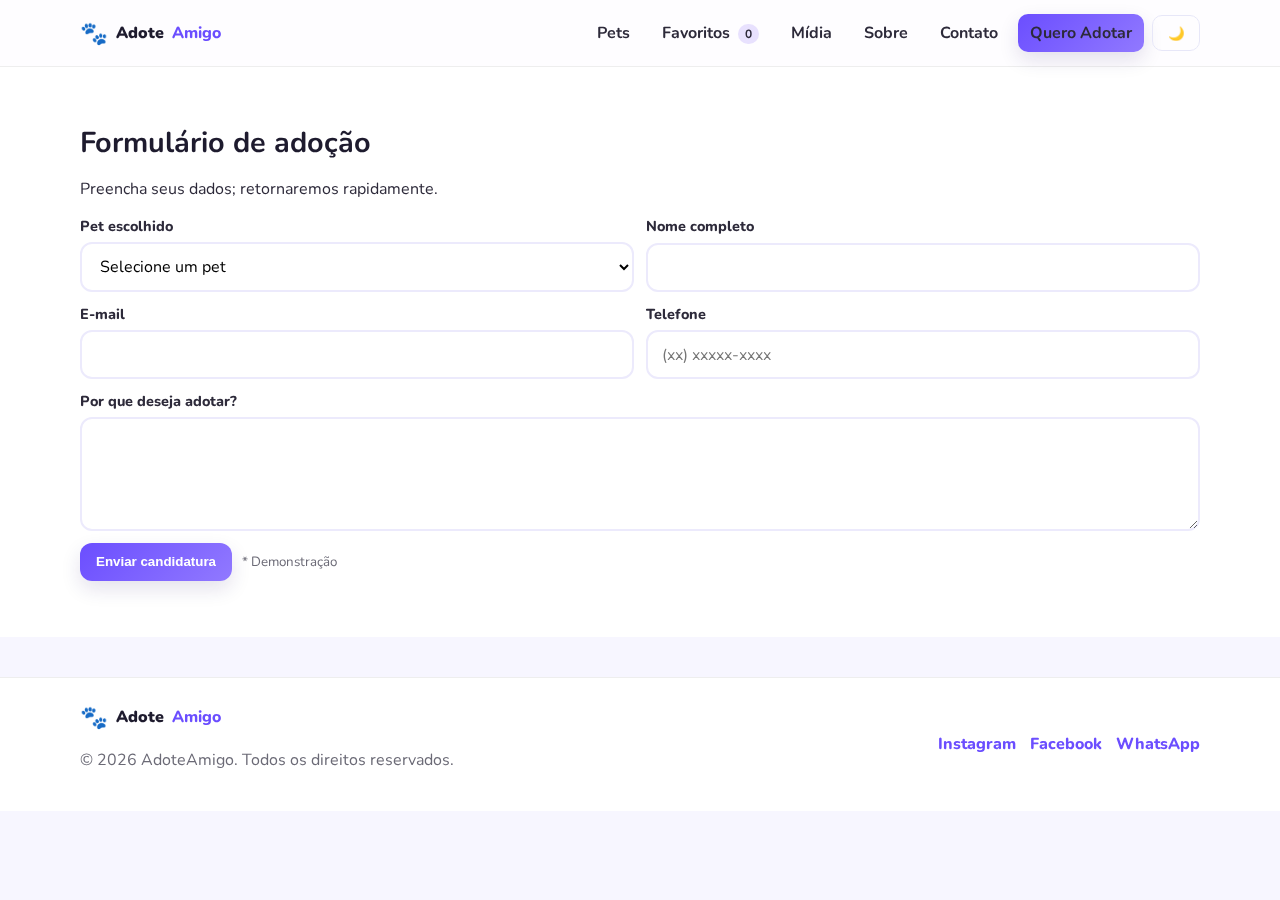
<file: adocao.html>
<!DOCTYPE html>
<html lang="pt-BR">
<head>
  <meta charset="UTF-8" />
  <meta name="viewport" content="width=device-width, initial-scale=1.0" />
  <meta name="description" content="Adote um amigo! Encontre cães e gatos para adoção responsável." />
  <title>AdoteAmigo</title>
  <link rel="preconnect" href="https://fonts.googleapis.com">
  <link rel="preconnect" href="https://fonts.gstatic.com" crossorigin>
  <link href="https://fonts.googleapis.com/css2?family=Nunito:wght@400;600;700;800&display=swap" rel="stylesheet">
  <link rel="stylesheet" href="styles.css" />
  <link rel="icon" href="data:image/svg+xml,<svg xmlns='http://www.w3.org/2000/svg' viewBox='0 0 64 64'><circle cx='20' cy='20' r='8' fill='%236B4EFF'/><circle cx='44' cy='20' r='8' fill='%236B4EFF'/><circle cx='18' cy='42' r='8' fill='%236B4EFF'/><circle cx='46' cy='42' r='8' fill='%236B4EFF'/><circle cx='32' cy='34' r='10' fill='%23A78BFA'/></svg>">
  <title>Adotar | AdoteAmigo</title>
</head>
<body>

  <header class="topbar">
    <div class="container nav">
      <a class="brand" href="index.html"><span class="logo">🐾</span><strong>Adote</strong><span class="brand-accent">Amigo</span></a>
      <button id="btnMenu" class="btn-ghost" aria-label="Abrir menu" aria-expanded="false">☰</button>
      <nav id="menu" class="menu" aria-label="Principal">
        <a href="pets.html" >Pets</a>
        <a href="favoritos.html" >Favoritos <span id="favCount" class="chip">0</span></a>
        <a href="midia.html" >Mídia</a>
        <a href="sobre.html" >Sobre</a>
        <a href="contato.html" >Contato</a>
        <a class="btn-primary" href="adocao.html">Quero Adotar</a>
        <button id="darkToggle" class="btn-ghost" aria-label="Alternar tema">🌙</button>
      </nav>
    </div>
  </header>
  <main>
    <section class="section alt">
      <div class="container">
        <h2>Formulário de adoção</h2>
        <p>Preencha seus dados; retornaremos rapidamente.</p>
        <form id="adocaoForm" class="adoption" novalidate>
          <div class="field"><label for="petSelecionado">Pet escolhido</label><select id="petSelecionado" required><option value="">Selecione um pet</option></select></div>
          <div class="field"><label for="nome">Nome completo</label><input id="nome" required /></div>
          <div class="field"><label for="email">E-mail</label><input id="email" type="email" required /></div>
          <div class="field"><label for="telefone">Telefone</label><input id="telefone" type="tel" placeholder="(xx) xxxxx-xxxx" required /></div>
          <div class="field full"><label for="mensagem">Por que deseja adotar?</label><textarea id="mensagem" rows="4" required></textarea></div>
          <div class="actions"><button type="submit" class="btn-primary">Enviar candidatura</button><small class="muted">* Demonstração</small></div>
        </form>
      </div>
    </section>
  </main>

  <footer class="footer">
    <div class="container foot">
      <div>
        <a class="brand" href="index.html"><span class="logo">🐾</span><strong>Adote</strong><span class="brand-accent">Amigo</span></a>
        <p class="muted">© <span id="ano"></span> AdoteAmigo. Todos os direitos reservados.</p>
      </div>
      <nav class="social">
        <a aria-label="Instagram" href="#">Instagram</a>
        <a aria-label="Facebook" href="#">Facebook</a>
        <a aria-label="WhatsApp" href="#">WhatsApp</a>
      </nav>
    </div>
  </footer>
  <div id="modal" class="modal" aria-hidden="true" role="dialog" aria-labelledby="modalTitle">
    <div class="modal-backdrop" data-close></div>
    <div class="modal-card" role="document">
      <button class="close" data-close aria-label="Fechar">×</button>
      <div id="modalBody"></div>
    </div>
  </div>
  <script src="js/data.js"></script>
  <script src="js/common.js"></script>

  <script src="js/adocao.js"></script>
</body>
</html>
</file>
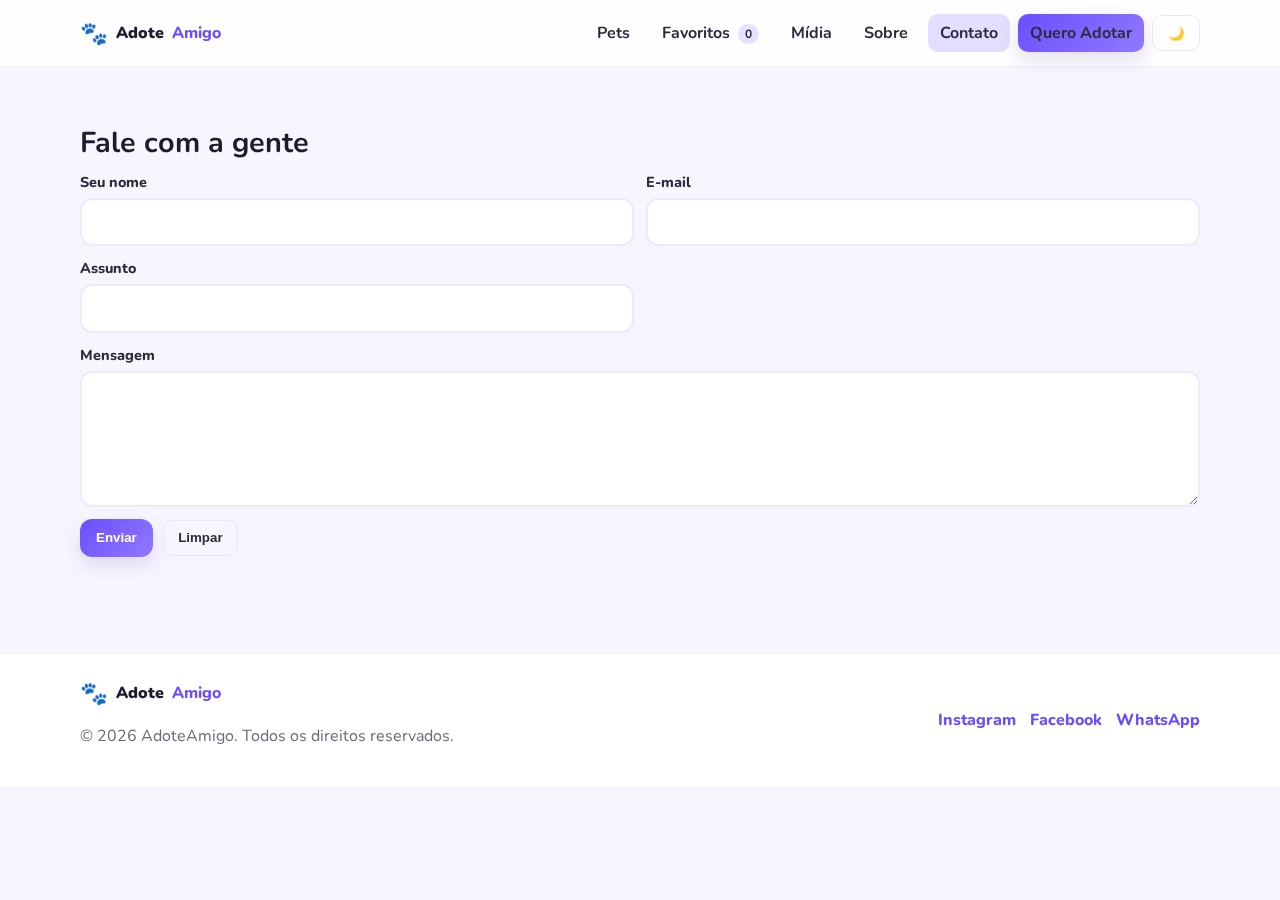
<file: contato.html>
<!DOCTYPE html>
<html lang="pt-BR">
<head>
  <meta charset="UTF-8" />
  <meta name="viewport" content="width=device-width, initial-scale=1.0" />
  <meta name="description" content="Adote um amigo! Encontre cães e gatos para adoção responsável." />
  <title>AdoteAmigo</title>
  <link rel="preconnect" href="https://fonts.googleapis.com">
  <link rel="preconnect" href="https://fonts.gstatic.com" crossorigin>
  <link href="https://fonts.googleapis.com/css2?family=Nunito:wght@400;600;700;800&display=swap" rel="stylesheet">
  <link rel="stylesheet" href="styles.css" />
  <link rel="icon" href="data:image/svg+xml,<svg xmlns='http://www.w3.org/2000/svg' viewBox='0 0 64 64'><circle cx='20' cy='20' r='8' fill='%236B4EFF'/><circle cx='44' cy='20' r='8' fill='%236B4EFF'/><circle cx='18' cy='42' r='8' fill='%236B4EFF'/><circle cx='46' cy='42' r='8' fill='%236B4EFF'/><circle cx='32' cy='34' r='10' fill='%23A78BFA'/></svg>">
  <title>Contato | AdoteAmigo</title>
</head>
<body>

  <header class="topbar">
    <div class="container nav">
      <a class="brand" href="index.html"><span class="logo">🐾</span><strong>Adote</strong><span class="brand-accent">Amigo</span></a>
      <button id="btnMenu" class="btn-ghost" aria-label="Abrir menu" aria-expanded="false">☰</button>
      <nav id="menu" class="menu" aria-label="Principal">
        <a href="pets.html" >Pets</a>
        <a href="favoritos.html" >Favoritos <span id="favCount" class="chip">0</span></a>
        <a href="midia.html" >Mídia</a>
        <a href="sobre.html" >Sobre</a>
        <a href="contato.html" class="active">Contato</a>
        <a class="btn-primary" href="adocao.html">Quero Adotar</a>
        <button id="darkToggle" class="btn-ghost" aria-label="Alternar tema">🌙</button>
      </nav>
    </div>
  </header>
  <main>
    <section class="section">
      <div class="container">
        <h2>Fale com a gente</h2>
        <form id="contatoForm" class="contact" novalidate>
          <div class="field"><label for="nome">Seu nome</label><input id="nome" required /></div>
          <div class="field"><label for="email">E-mail</label><input id="email" type="email" required /></div>
          <div class="field"><label for="assunto">Assunto</label><input id="assunto" required /></div>
          <div class="field full"><label for="mensagem">Mensagem</label><textarea id="mensagem" rows="5" required></textarea></div>
          <div class="actions">
            <button class="btn-primary" type="submit">Enviar</button>
            <button class="btn-ghost" type="reset">Limpar</button>
          </div>
        </form>
        <div id="snackbar" class="snackbar" role="status" aria-live="polite">Mensagem enviada!</div>
      </div>
    </section>
  </main>

  <footer class="footer">
    <div class="container foot">
      <div>
        <a class="brand" href="index.html"><span class="logo">🐾</span><strong>Adote</strong><span class="brand-accent">Amigo</span></a>
        <p class="muted">© <span id="ano"></span> AdoteAmigo. Todos os direitos reservados.</p>
      </div>
      <nav class="social">
        <a aria-label="Instagram" href="#">Instagram</a>
        <a aria-label="Facebook" href="#">Facebook</a>
        <a aria-label="WhatsApp" href="#">WhatsApp</a>
      </nav>
    </div>
  </footer>
  <div id="modal" class="modal" aria-hidden="true" role="dialog" aria-labelledby="modalTitle">
    <div class="modal-backdrop" data-close></div>
    <div class="modal-card" role="document">
      <button class="close" data-close aria-label="Fechar">×</button>
      <div id="modalBody"></div>
    </div>
  </div>
  <script src="js/data.js"></script>
  <script src="js/common.js"></script>

  <script src="js/contato.js"></script>
</body>
</html>
</file>
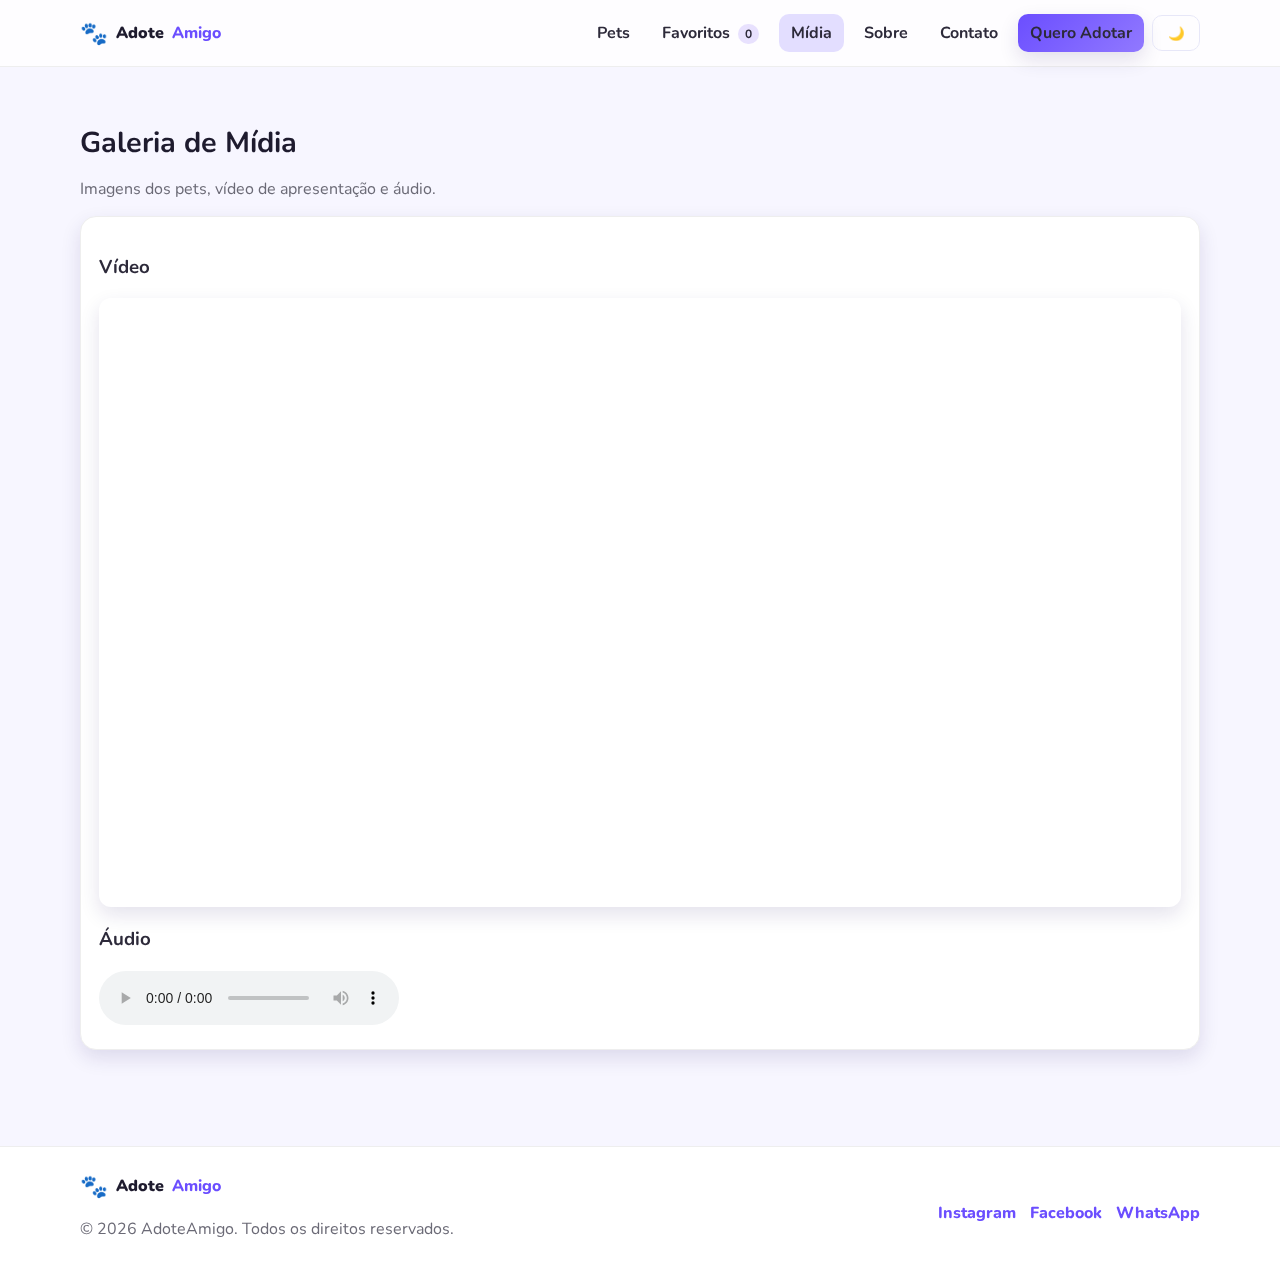
<file: midia.html>
<!DOCTYPE html>
<html lang="pt-BR">
<head>
  <meta charset="UTF-8" />
  <meta name="viewport" content="width=device-width, initial-scale=1.0" />
  <meta name="description" content="Adote um amigo! Encontre cães e gatos para adoção responsável." />
  <title>AdoteAmigo</title>
  <link rel="preconnect" href="https://fonts.googleapis.com">
  <link rel="preconnect" href="https://fonts.gstatic.com" crossorigin>
  <link href="https://fonts.googleapis.com/css2?family=Nunito:wght@400;600;700;800&display=swap" rel="stylesheet">
  <link rel="stylesheet" href="styles.css" />
  <link rel="icon" href="data:image/svg+xml,<svg xmlns='http://www.w3.org/2000/svg' viewBox='0 0 64 64'><circle cx='20' cy='20' r='8' fill='%236B4EFF'/><circle cx='44' cy='20' r='8' fill='%236B4EFF'/><circle cx='18' cy='42' r='8' fill='%236B4EFF'/><circle cx='46' cy='42' r='8' fill='%236B4EFF'/><circle cx='32' cy='34' r='10' fill='%23A78BFA'/></svg>">
  <title>Mídia | AdoteAmigo</title>
</head>
<body>

  <header class="topbar">
    <div class="container nav">
      <a class="brand" href="index.html"><span class="logo">🐾</span><strong>Adote</strong><span class="brand-accent">Amigo</span></a>
      <button id="btnMenu" class="btn-ghost" aria-label="Abrir menu" aria-expanded="false">☰</button>
      <nav id="menu" class="menu" aria-label="Principal">
        <a href="pets.html" >Pets</a>
        <a href="favoritos.html" >Favoritos <span id="favCount" class="chip">0</span></a>
        <a href="midia.html" class="active">Mídia</a>
        <a href="sobre.html" >Sobre</a>
        <a href="contato.html" >Contato</a>
        <a class="btn-primary" href="adocao.html">Quero Adotar</a>
        <button id="darkToggle" class="btn-ghost" aria-label="Alternar tema">🌙</button>
      </nav>
    </div>
  </header>
  <main>
    <section class="section">
      <div class="container">
        <h2>Galeria de Mídia</h2>
        <p class="muted">Imagens dos pets, vídeo de apresentação e áudio.</p>
        <div id="galeria" class="grid"></div>
        <div class="panel">
          <h3>Vídeo</h3>
          <div class="video-wrap"><iframe width="560" height="315" src="https://www.youtube.com/embed/5dsGWM5XGdg" title="YouTube video" frameborder="0" allow="accelerometer; autoplay; clipboard-write; encrypted-media; gyroscope; picture-in-picture; web-share" allowfullscreen></iframe></div>
          <h3>Áudio</h3>
          <audio controls src="https://www.soundhelix.com/examples/mp3/SoundHelix-Song-1.mp3"></audio>
        </div>
      </div>
    </section>
  </main>

  <footer class="footer">
    <div class="container foot">
      <div>
        <a class="brand" href="index.html"><span class="logo">🐾</span><strong>Adote</strong><span class="brand-accent">Amigo</span></a>
        <p class="muted">© <span id="ano"></span> AdoteAmigo. Todos os direitos reservados.</p>
      </div>
      <nav class="social">
        <a aria-label="Instagram" href="#">Instagram</a>
        <a aria-label="Facebook" href="#">Facebook</a>
        <a aria-label="WhatsApp" href="#">WhatsApp</a>
      </nav>
    </div>
  </footer>
  <div id="modal" class="modal" aria-hidden="true" role="dialog" aria-labelledby="modalTitle">
    <div class="modal-backdrop" data-close></div>
    <div class="modal-card" role="document">
      <button class="close" data-close aria-label="Fechar">×</button>
      <div id="modalBody"></div>
    </div>
  </div>
  <script src="js/data.js"></script>
  <script src="js/common.js"></script>

  <script src="js/midia.js"></script>
</body>
</html>
</file>
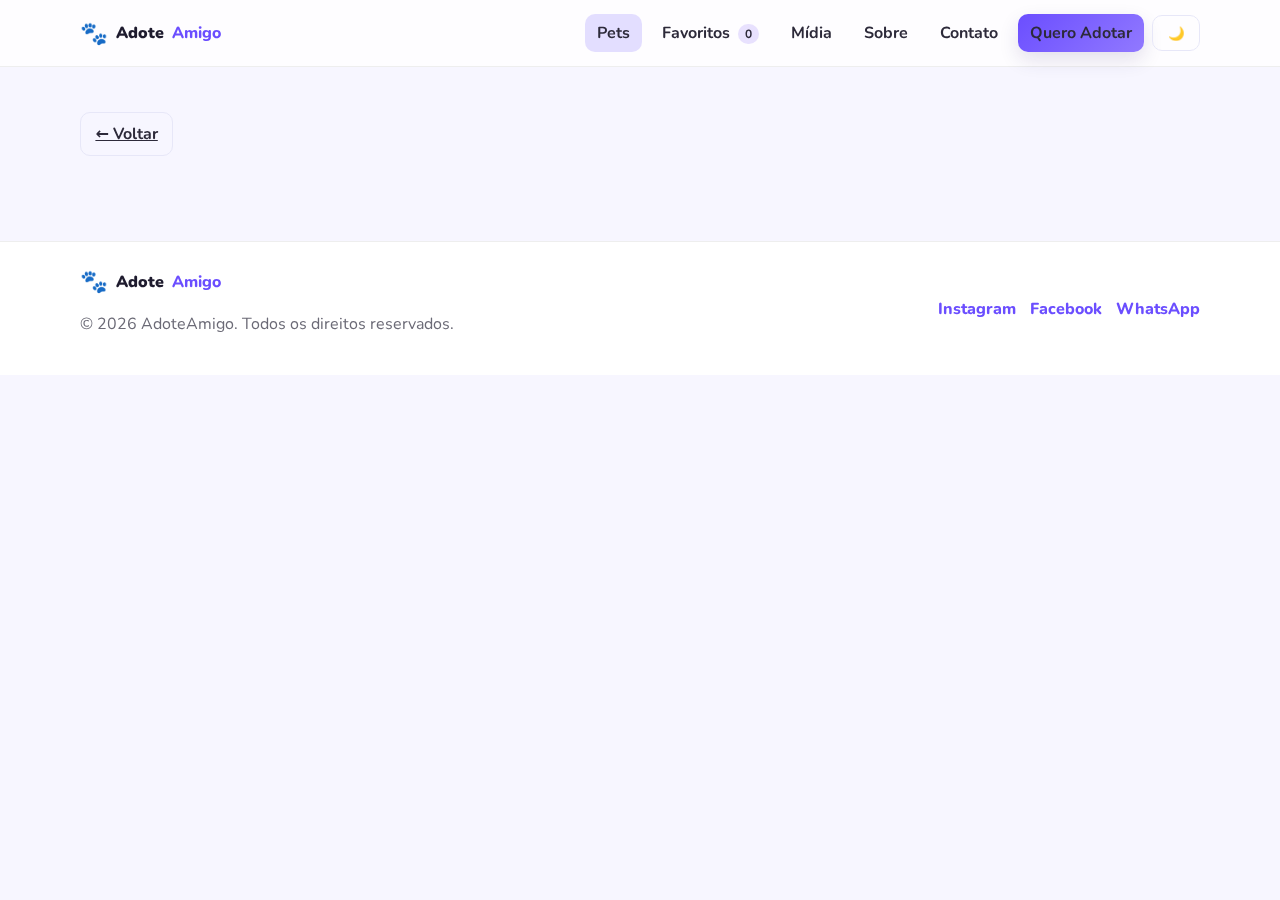
<file: pet.html>
<!DOCTYPE html>
<html lang="pt-BR">
<head>
  <meta charset="UTF-8" />
  <meta name="viewport" content="width=device-width, initial-scale=1.0" />
  <meta name="description" content="Adote um amigo! Encontre cães e gatos para adoção responsável." />
  <title>AdoteAmigo</title>
  <link rel="preconnect" href="https://fonts.googleapis.com">
  <link rel="preconnect" href="https://fonts.gstatic.com" crossorigin>
  <link href="https://fonts.googleapis.com/css2?family=Nunito:wght@400;600;700;800&display=swap" rel="stylesheet">
  <link rel="stylesheet" href="styles.css" />
  <link rel="icon" href="data:image/svg+xml,<svg xmlns='http://www.w3.org/2000/svg' viewBox='0 0 64 64'><circle cx='20' cy='20' r='8' fill='%236B4EFF'/><circle cx='44' cy='20' r='8' fill='%236B4EFF'/><circle cx='18' cy='42' r='8' fill='%236B4EFF'/><circle cx='46' cy='42' r='8' fill='%236B4EFF'/><circle cx='32' cy='34' r='10' fill='%23A78BFA'/></svg>">
  <title>Detalhes do Pet | AdoteAmigo</title>
</head>
<body>

  <header class="topbar">
    <div class="container nav">
      <a class="brand" href="index.html"><span class="logo">🐾</span><strong>Adote</strong><span class="brand-accent">Amigo</span></a>
      <button id="btnMenu" class="btn-ghost" aria-label="Abrir menu" aria-expanded="false">☰</button>
      <nav id="menu" class="menu" aria-label="Principal">
        <a href="pets.html" class="active">Pets</a>
        <a href="favoritos.html" >Favoritos <span id="favCount" class="chip">0</span></a>
        <a href="midia.html" >Mídia</a>
        <a href="sobre.html" >Sobre</a>
        <a href="contato.html" >Contato</a>
        <a class="btn-primary" href="adocao.html">Quero Adotar</a>
        <button id="darkToggle" class="btn-ghost" aria-label="Alternar tema">🌙</button>
      </nav>
    </div>
  </header>
  <main>
    <section class="section">
      <div class="container">
        <a href="pets.html" class="btn-ghost">← Voltar</a>
        <div id="petView" class="pet-view"></div>
      </div>
    </section>
  </main>

  <footer class="footer">
    <div class="container foot">
      <div>
        <a class="brand" href="index.html"><span class="logo">🐾</span><strong>Adote</strong><span class="brand-accent">Amigo</span></a>
        <p class="muted">© <span id="ano"></span> AdoteAmigo. Todos os direitos reservados.</p>
      </div>
      <nav class="social">
        <a aria-label="Instagram" href="#">Instagram</a>
        <a aria-label="Facebook" href="#">Facebook</a>
        <a aria-label="WhatsApp" href="#">WhatsApp</a>
      </nav>
    </div>
  </footer>
  <div id="modal" class="modal" aria-hidden="true" role="dialog" aria-labelledby="modalTitle">
    <div class="modal-backdrop" data-close></div>
    <div class="modal-card" role="document">
      <button class="close" data-close aria-label="Fechar">×</button>
      <div id="modalBody"></div>
    </div>
  </div>
  <script src="js/data.js"></script>
  <script src="js/common.js"></script>

  <script src="js/pet.js"></script>
</body>
</html>
</file>
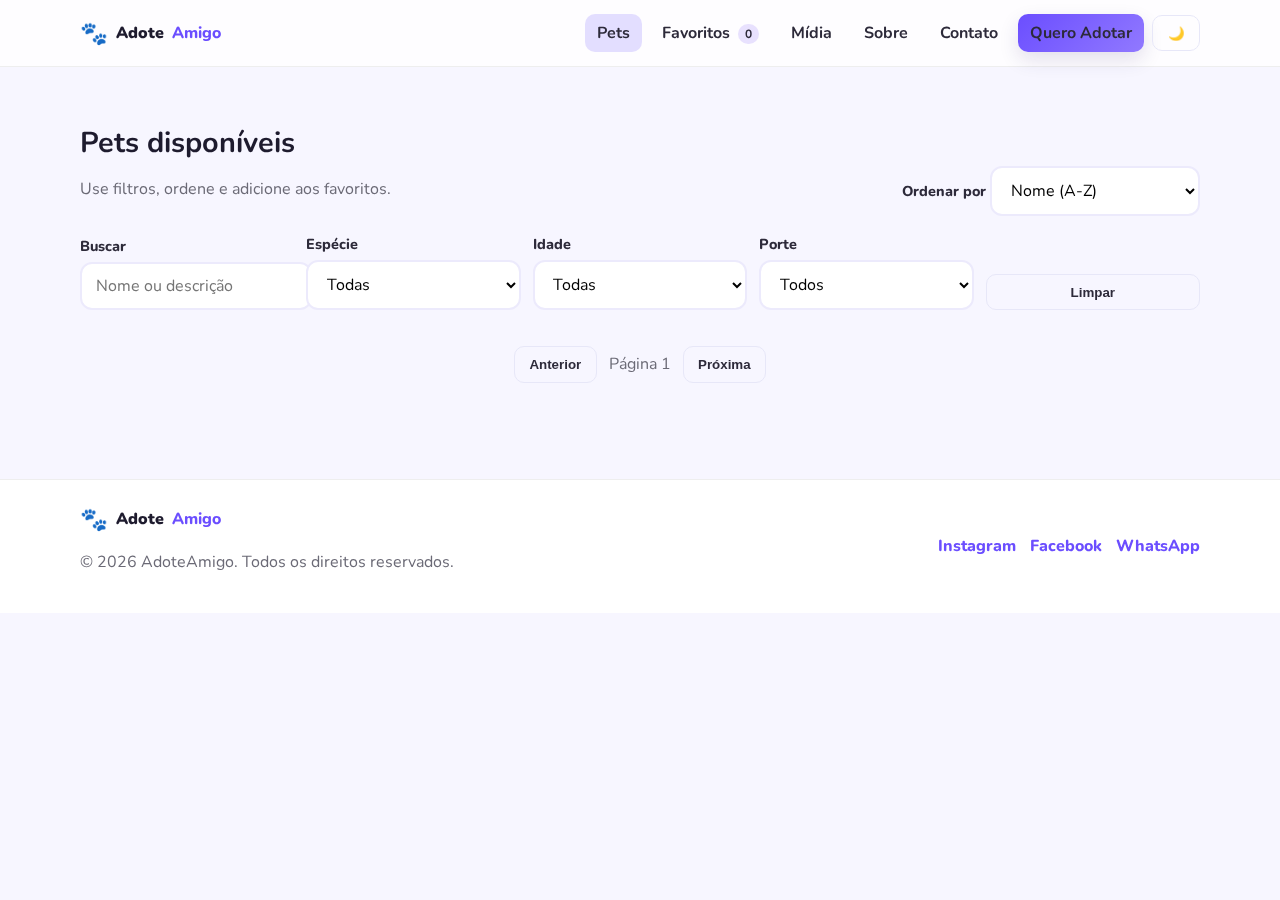
<file: pets.html>
<!DOCTYPE html>
<html lang="pt-BR">
<head>
  <meta charset="UTF-8" />
  <meta name="viewport" content="width=device-width, initial-scale=1.0" />
  <meta name="description" content="Adote um amigo! Encontre cães e gatos para adoção responsável." />
  <title>AdoteAmigo</title>
  <link rel="preconnect" href="https://fonts.googleapis.com">
  <link rel="preconnect" href="https://fonts.gstatic.com" crossorigin>
  <link href="https://fonts.googleapis.com/css2?family=Nunito:wght@400;600;700;800&display=swap" rel="stylesheet">
  <link rel="stylesheet" href="styles.css" />
  <link rel="icon" href="data:image/svg+xml,<svg xmlns='http://www.w3.org/2000/svg' viewBox='0 0 64 64'><circle cx='20' cy='20' r='8' fill='%236B4EFF'/><circle cx='44' cy='20' r='8' fill='%236B4EFF'/><circle cx='18' cy='42' r='8' fill='%236B4EFF'/><circle cx='46' cy='42' r='8' fill='%236B4EFF'/><circle cx='32' cy='34' r='10' fill='%23A78BFA'/></svg>">
  <title>Pets | AdoteAmigo</title>
</head>
<body>

  <header class="topbar">
    <div class="container nav">
      <a class="brand" href="index.html"><span class="logo">🐾</span><strong>Adote</strong><span class="brand-accent">Amigo</span></a>
      <button id="btnMenu" class="btn-ghost" aria-label="Abrir menu" aria-expanded="false">☰</button>
      <nav id="menu" class="menu" aria-label="Principal">
        <a href="pets.html" class="active">Pets</a>
        <a href="favoritos.html" >Favoritos <span id="favCount" class="chip">0</span></a>
        <a href="midia.html" >Mídia</a>
        <a href="sobre.html" >Sobre</a>
        <a href="contato.html" >Contato</a>
        <a class="btn-primary" href="adocao.html">Quero Adotar</a>
        <button id="darkToggle" class="btn-ghost" aria-label="Alternar tema">🌙</button>
      </nav>
    </div>
  </header>
  <main>
    <section class="section">
      <div class="container">
        <header class="section-head">
          <div>
            <h2>Pets disponíveis</h2>
            <p class="muted">Use filtros, ordene e adicione aos favoritos.</p>
          </div>
          <div class="sort">
            <label>Ordenar por</label>
            <select id="ordem">
              <option value="nome">Nome (A-Z)</option>
              <option value="idade">Idade (Filhote→Idoso)</option>
            </select>
          </div>
        </header>

        <form id="filtros" class="filters" aria-label="Filtros de pets">
          <div class="field"><label for="busca">Buscar</label><input type="search" id="busca" placeholder="Nome ou descrição"/></div>
          <div class="field"><label for="especie">Espécie</label>
            <select id="especie"><option value="">Todas</option><option>Cachorro</option><option>Gato</option></select>
          </div>
          <div class="field"><label for="idade">Idade</label>
            <select id="idade"><option value="">Todas</option><option>Filhote</option><option>Adulto</option><option>Idoso</option></select>
          </div>
          <div class="field"><label for="porte">Porte</label>
            <select id="porte"><option value="">Todos</option><option>Pequeno</option><option>Médio</option><option>Grande</option></select>
          </div>
          <button type="reset" class="btn-ghost">Limpar</button>
        </form>

        <div id="listaPets" class="grid"></div>
        <div id="vazio" class="empty" hidden>
          <p>Nenhum pet encontrado para esses filtros.</p>
        </div>
        <div class="paginacao">
          <button id="prev" class="btn-ghost">Anterior</button>
          <span id="pageInfo" class="muted">Página 1</span>
          <button id="next" class="btn-ghost">Próxima</button>
        </div>
      </div>
    </section>
  </main>

  <footer class="footer">
    <div class="container foot">
      <div>
        <a class="brand" href="index.html"><span class="logo">🐾</span><strong>Adote</strong><span class="brand-accent">Amigo</span></a>
        <p class="muted">© <span id="ano"></span> AdoteAmigo. Todos os direitos reservados.</p>
      </div>
      <nav class="social">
        <a aria-label="Instagram" href="#">Instagram</a>
        <a aria-label="Facebook" href="#">Facebook</a>
        <a aria-label="WhatsApp" href="#">WhatsApp</a>
      </nav>
    </div>
  </footer>
  <div id="modal" class="modal" aria-hidden="true" role="dialog" aria-labelledby="modalTitle">
    <div class="modal-backdrop" data-close></div>
    <div class="modal-card" role="document">
      <button class="close" data-close aria-label="Fechar">×</button>
      <div id="modalBody"></div>
    </div>
  </div>
  <script src="js/data.js"></script>
  <script src="js/common.js"></script>

  <script src="js/pets.js"></script>
</body>
</html>
</file>
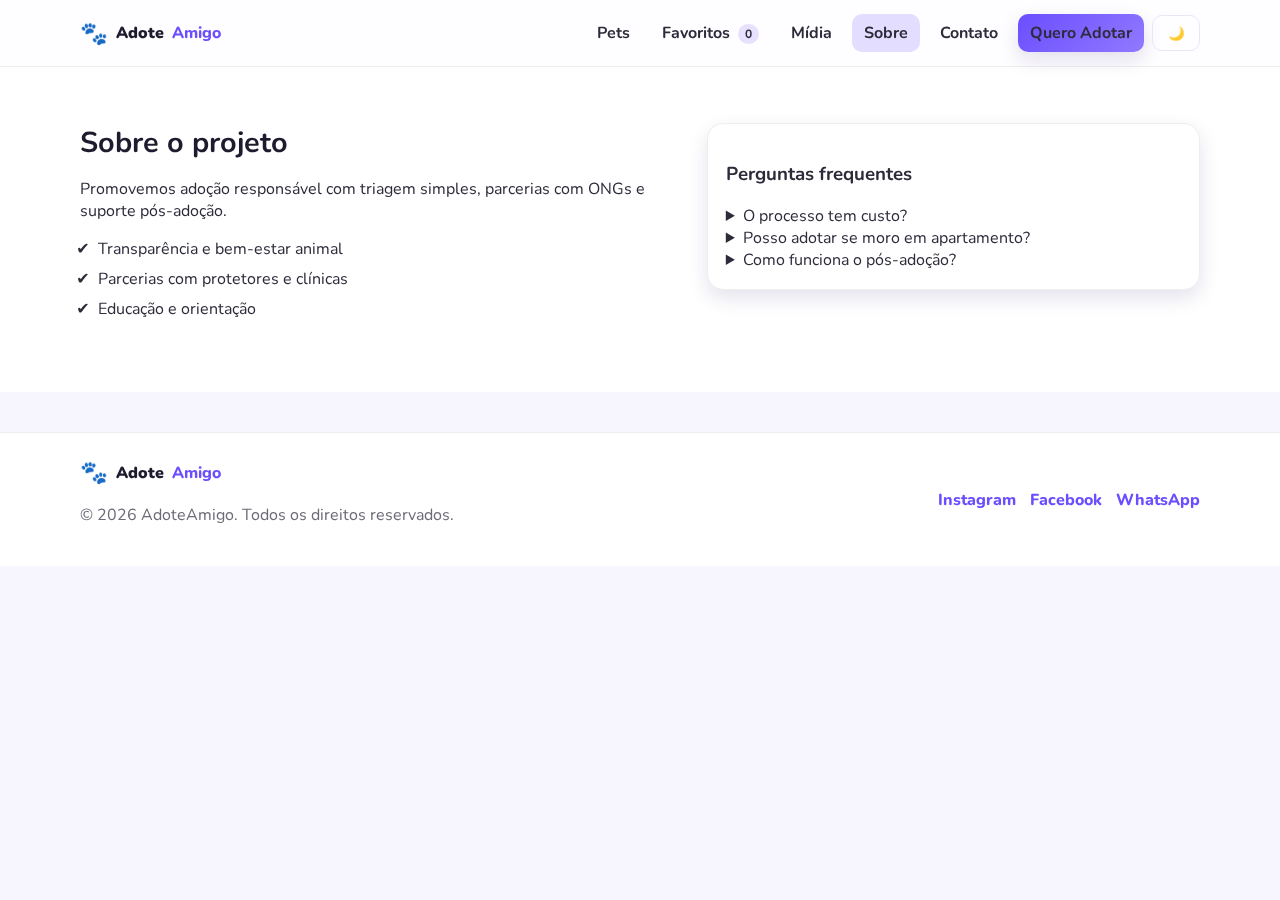
<file: sobre.html>
<!DOCTYPE html>
<html lang="pt-BR">
<head>
  <meta charset="UTF-8" />
  <meta name="viewport" content="width=device-width, initial-scale=1.0" />
  <meta name="description" content="Adote um amigo! Encontre cães e gatos para adoção responsável." />
  <title>AdoteAmigo</title>
  <link rel="preconnect" href="https://fonts.googleapis.com">
  <link rel="preconnect" href="https://fonts.gstatic.com" crossorigin>
  <link href="https://fonts.googleapis.com/css2?family=Nunito:wght@400;600;700;800&display=swap" rel="stylesheet">
  <link rel="stylesheet" href="styles.css" />
  <link rel="icon" href="data:image/svg+xml,<svg xmlns='http://www.w3.org/2000/svg' viewBox='0 0 64 64'><circle cx='20' cy='20' r='8' fill='%236B4EFF'/><circle cx='44' cy='20' r='8' fill='%236B4EFF'/><circle cx='18' cy='42' r='8' fill='%236B4EFF'/><circle cx='46' cy='42' r='8' fill='%236B4EFF'/><circle cx='32' cy='34' r='10' fill='%23A78BFA'/></svg>">
  <title>Sobre | AdoteAmigo</title>
</head>
<body>

  <header class="topbar">
    <div class="container nav">
      <a class="brand" href="index.html"><span class="logo">🐾</span><strong>Adote</strong><span class="brand-accent">Amigo</span></a>
      <button id="btnMenu" class="btn-ghost" aria-label="Abrir menu" aria-expanded="false">☰</button>
      <nav id="menu" class="menu" aria-label="Principal">
        <a href="pets.html" >Pets</a>
        <a href="favoritos.html" >Favoritos <span id="favCount" class="chip">0</span></a>
        <a href="midia.html" >Mídia</a>
        <a href="sobre.html" class="active">Sobre</a>
        <a href="contato.html" >Contato</a>
        <a class="btn-primary" href="adocao.html">Quero Adotar</a>
        <button id="darkToggle" class="btn-ghost" aria-label="Alternar tema">🌙</button>
      </nav>
    </div>
  </header>
  <main>
    <section class="section alt">
      <div class="container two-cols">
        <div>
          <h2>Sobre o projeto</h2>
          <p>Promovemos adoção responsável com triagem simples, parcerias com ONGs e suporte pós-adoção.</p>
          <ul class="checks">
            <li>Transparência e bem-estar animal</li>
            <li>Parcerias com protetores e clínicas</li>
            <li>Educação e orientação</li>
          </ul>
        </div>
        <div class="panel">
          <h3>Perguntas frequentes</h3>
          <details><summary>O processo tem custo?</summary><p>Não cobramos taxa. Podem haver custos de vacinação/castração conforme a ONG.</p></details>
          <details><summary>Posso adotar se moro em apartamento?</summary><p>Sim, avaliamos perfil e rotina para garantir o bem-estar.</p></details>
          <details><summary>Como funciona o pós-adoção?</summary><p>Acompanhamos por 3 meses com dicas e suporte.</p></details>
        </div>
      </div>
    </section>
  </main>

  <footer class="footer">
    <div class="container foot">
      <div>
        <a class="brand" href="index.html"><span class="logo">🐾</span><strong>Adote</strong><span class="brand-accent">Amigo</span></a>
        <p class="muted">© <span id="ano"></span> AdoteAmigo. Todos os direitos reservados.</p>
      </div>
      <nav class="social">
        <a aria-label="Instagram" href="#">Instagram</a>
        <a aria-label="Facebook" href="#">Facebook</a>
        <a aria-label="WhatsApp" href="#">WhatsApp</a>
      </nav>
    </div>
  </footer>
  <div id="modal" class="modal" aria-hidden="true" role="dialog" aria-labelledby="modalTitle">
    <div class="modal-backdrop" data-close></div>
    <div class="modal-card" role="document">
      <button class="close" data-close aria-label="Fechar">×</button>
      <div id="modalBody"></div>
    </div>
  </div>
  <script src="js/data.js"></script>
  <script src="js/common.js"></script>

  <script src="js/sobre.js"></script>
</body>
</html>
</file>
<file: styles.css>
/*
  AdoteAmigo — Tema Roxo & Branco (Responsivo)
  Regras: >30 estilizações (muito acima), grid responsivo, dark mode, componentes.
*/
:root{
  --primary-700:#5B3BFF;
  --primary-600:#6B4EFF;
  --primary-500:#7C5CFF;
  --primary-400:#9179FF;
  --accent-300:#A78BFA;
  --ink-900:#1E1B2E;
  --ink-700:#2D2A3A;
  --muted:#6B6A76;
  --surface:#FFFFFF;
  --background:#F7F6FF;
  --radius:16px; --radius-sm:10px;
  --shadow-lg:0 20px 40px rgba(32,16,96,.15);
  --shadow-sm:0 8px 20px rgba(32,16,96,.12);
}
/* Dark theme */
:root.dark{
  --ink-900:#F1EEFF;
  --ink-700:#E7E4FF;
  --muted:#C6C3E9;
  --surface:#171326;
  --background:#0F0C1B;
}
*{box-sizing:border-box}
html,body{height:100%}
body{margin:0; font-family:"Nunito", system-ui, -apple-system, Segoe UI, Roboto, Ubuntu, Cantarell, "Helvetica Neue", Arial; color:var(--ink-700); background:var(--background)}
img{max-width:100%; display:block}
.container{width:min(1120px, 92vw); margin-inline:auto}

.topbar{position:sticky; top:0; background:rgba(255,255,255,.8); backdrop-filter:saturate(180%) blur(8px); border-bottom:1px solid #eee; z-index:10}
:root.dark .topbar{background:rgba(15,12,27,.7); border-color:#2A2640}
.nav{display:flex; align-items:center; justify-content:space-between; padding:14px 0}
.brand{display:inline-flex; align-items:center; gap:.5rem; text-decoration:none; color:var(--ink-900); font-weight:800}
.brand .brand-accent{color:var(--primary-600)}
.logo{font-size:1.4rem}
.menu{display:flex; gap:.5rem; align-items:center}
.menu a{color:var(--ink-700); text-decoration:none; font-weight:700; padding:.5rem .75rem; border-radius:10px}
.menu a:hover{background:rgba(107,78,255,.08)}
.menu a.active{background:rgba(107,78,255,.18)}
#btnMenu{display:none}

.btn-primary{background:linear-gradient(135deg,var(--primary-600),var(--primary-400)); color:white; padding:.7rem 1rem; border:none; border-radius:12px; font-weight:800; text-decoration:none; box-shadow:var(--shadow-sm)}
.btn-primary:hover{filter:brightness(1.05)}
.btn-outline{border:2px solid var(--primary-400); color:var(--primary-600); padding:.6rem 1rem; border-radius:12px; font-weight:800; text-decoration:none; background:transparent}
.btn-ghost{background:transparent; border:1px solid #e7e7f8; color:var(--ink-700); padding:.6rem .9rem; border-radius:10px; font-weight:700}
.chip{display:inline-block; padding:.1rem .45rem; background:rgba(167,139,250,.25); border-radius:999px; font-size:.75rem; margin-left:.25rem}

.hero{padding:48px 0 20px; background:radial-gradient(1200px 600px at 80% -10%, rgba(167,139,250,.35), transparent 60%)}
.hero-grid{display:grid; grid-template-columns:1.05fr .95fr; gap:2rem; align-items:center}
.hero h1{font-size:clamp(2rem, 3vw + 1rem, 3rem); line-height:1.1; margin:0 0 12px; color:var(--ink-900)}
.hero p{margin:0 0 18px; font-size:1.1rem}
.grad{background:linear-gradient(135deg,var(--primary-600),var(--accent-300)); -webkit-background-clip:text; background-clip:text; color:transparent}
.hero-card{border-radius:var(--radius); overflow:hidden; box-shadow:var(--shadow-lg)}
.hero-card img{aspect-ratio: 16/10; object-fit:cover}
.hero-actions{display:flex; gap:12px; flex-wrap:wrap}
.highlights{display:flex; gap:18px; margin-top:14px}
.highlight{background:white; padding:10px 14px; border-radius:12px; box-shadow:var(--shadow-sm); display:grid; text-align:center}
.highlight strong{font-size:1.2rem}

.section{padding:56px 0}
.section.alt{background:var(--surface)}
.section-head{display:flex; align-items:flex-end; justify-content:space-between; gap:1rem; margin-bottom:16px}
.section h2{margin:0 0 8px; font-size:1.8rem; color:var(--ink-900)}

.filters{display:grid; grid-template-columns: repeat(5, minmax(0,1fr)); gap:12px; align-items:end; margin:18px 0 22px}
.field{display:grid; gap:6px}
.field.full{grid-column:1 / -1}
label{font-weight:800; font-size:.9rem}
input, select, textarea{border:2px solid #eceafc; background:white; border-radius:12px; padding:.7rem .9rem; font:inherit; outline:none}
input:focus, select:focus, textarea:focus{border-color:var(--primary-400); box-shadow:0 0 0 3px rgba(145,121,255,.2)}
.muted{color:var(--muted)}

.grid{display:grid; grid-template-columns: repeat(3, minmax(0,1fr)); gap:18px}
.card{background:white; border-radius:16px; overflow:hidden; box-shadow:var(--shadow-sm); display:flex; flex-direction:column}
.card .media img{width:100%; aspect-ratio:4/3; object-fit:cover}
.card .body{padding:14px}
.badges{display:flex; gap:8px; flex-wrap:wrap; margin:.25rem 0 .5rem}
.badge{background:rgba(167,139,250,.18); color:var(--ink-700); font-weight:800; padding:.25rem .5rem; border-radius:999px; font-size:.78rem}
.card h3{margin:.2rem 0; color:var(--ink-900)}
.card p{margin:.25rem 0 .75rem}
.card .actions{display:flex; gap:8px; margin-top:auto; padding:0 14px 14px}

.empty{padding:24px; border:2px dashed #e7e3ff; border-radius:16px; text-align:center; color:var(--muted)}
.paginacao{display:flex; align-items:center; gap:12px; justify-content:center; margin-top:14px}

.two-cols{display:grid; grid-template-columns:1.1fr .9fr; gap:24px; align-items:start}
.panel{background:white; border:1px solid #eee; border-radius:16px; padding:18px; box-shadow:var(--shadow-sm)}
.checks{display:grid; gap:.5rem; padding-left:1.1rem}
.checks li{list-style: '✔  ';}

.contact, .adoption{display:grid; grid-template-columns:repeat(2, minmax(0,1fr)); gap:12px; margin-top:10px}
.actions{display:flex; gap:10px; align-items:center}

.footer{background:white; border-top:1px solid #eee; margin-top:40px}
.foot{display:flex; align-items:center; justify-content:space-between; padding:24px 0}
.social{display:flex; gap:14px}
.social a{color:var(--primary-600); font-weight:800; text-decoration:none}

.modal{position:fixed; inset:0; display:none}
.modal[aria-hidden="false"]{display:block}
.modal-backdrop{position:absolute; inset:0; background:rgba(8,4,32,.5)}
.modal-card{position:relative; z-index:1; width:min(760px, 92vw); margin:6vh auto; background:white; border-radius:20px; overflow:hidden; box-shadow:var(--shadow-lg)}
.modal-card .media img{width:100%; aspect-ratio: 16/9; object-fit:cover}
.modal-card .body{padding:16px}
.modal .close{position:absolute; top:10px; right:10px; border:none; background:white; width:36px; height:36px; border-radius:50%; box-shadow:var(--shadow-sm); font-size:1.2rem}

.video-wrap{position:relative; padding-top:56.25%; border-radius:12px; overflow:hidden; box-shadow:var(--shadow-sm)}
.video-wrap iframe{position:absolute; inset:0; width:100%; height:100%}
.snackbar{position:fixed; left:50%; transform:translateX(-50%); bottom:24px; background:#1E1B2E; color:white; padding:10px 16px; border-radius:999px; opacity:0; transition:opacity .3s, bottom .3s;}
.snackbar.show{opacity:1; bottom:32px}
.pet-view{display:grid; grid-template-columns:1fr 1fr; gap:18px; align-items:start}
.pet-view .media{border-radius:16px; overflow:hidden; box-shadow:var(--shadow-sm)}

@media (max-width: 980px){
  .hero-grid{grid-template-columns:1fr}
  .filters{grid-template-columns: repeat(2, minmax(0,1fr))}
  .grid{grid-template-columns: repeat(2, minmax(0,1fr))}
  .two-cols{grid-template-columns:1fr}
  .pet-view{grid-template-columns:1fr}
}
@media (max-width: 680px){
  #btnMenu{display:block}
  .menu{position:absolute; right:1rem; top:64px; background:var(--surface); border:1px solid #eee; border-radius:12px; padding:.5rem; flex-direction:column; align-items:stretch; width:min(260px, 90vw); display:none}
  .menu.open{display:flex}
  .grid{grid-template-columns:1fr}
  .contact, .adoption{grid-template-columns:1fr}
}
:root.dark .panel, :root.dark .card, :root.dark .footer, :root.dark .menu, :root.dark .highlight{background:#1A1530; border-color:#2A2640}
:root.dark input, :root.dark select, :root.dark textarea{background:#110D22; border-color:#2A2640; color:#EDEBFF}
</file>
